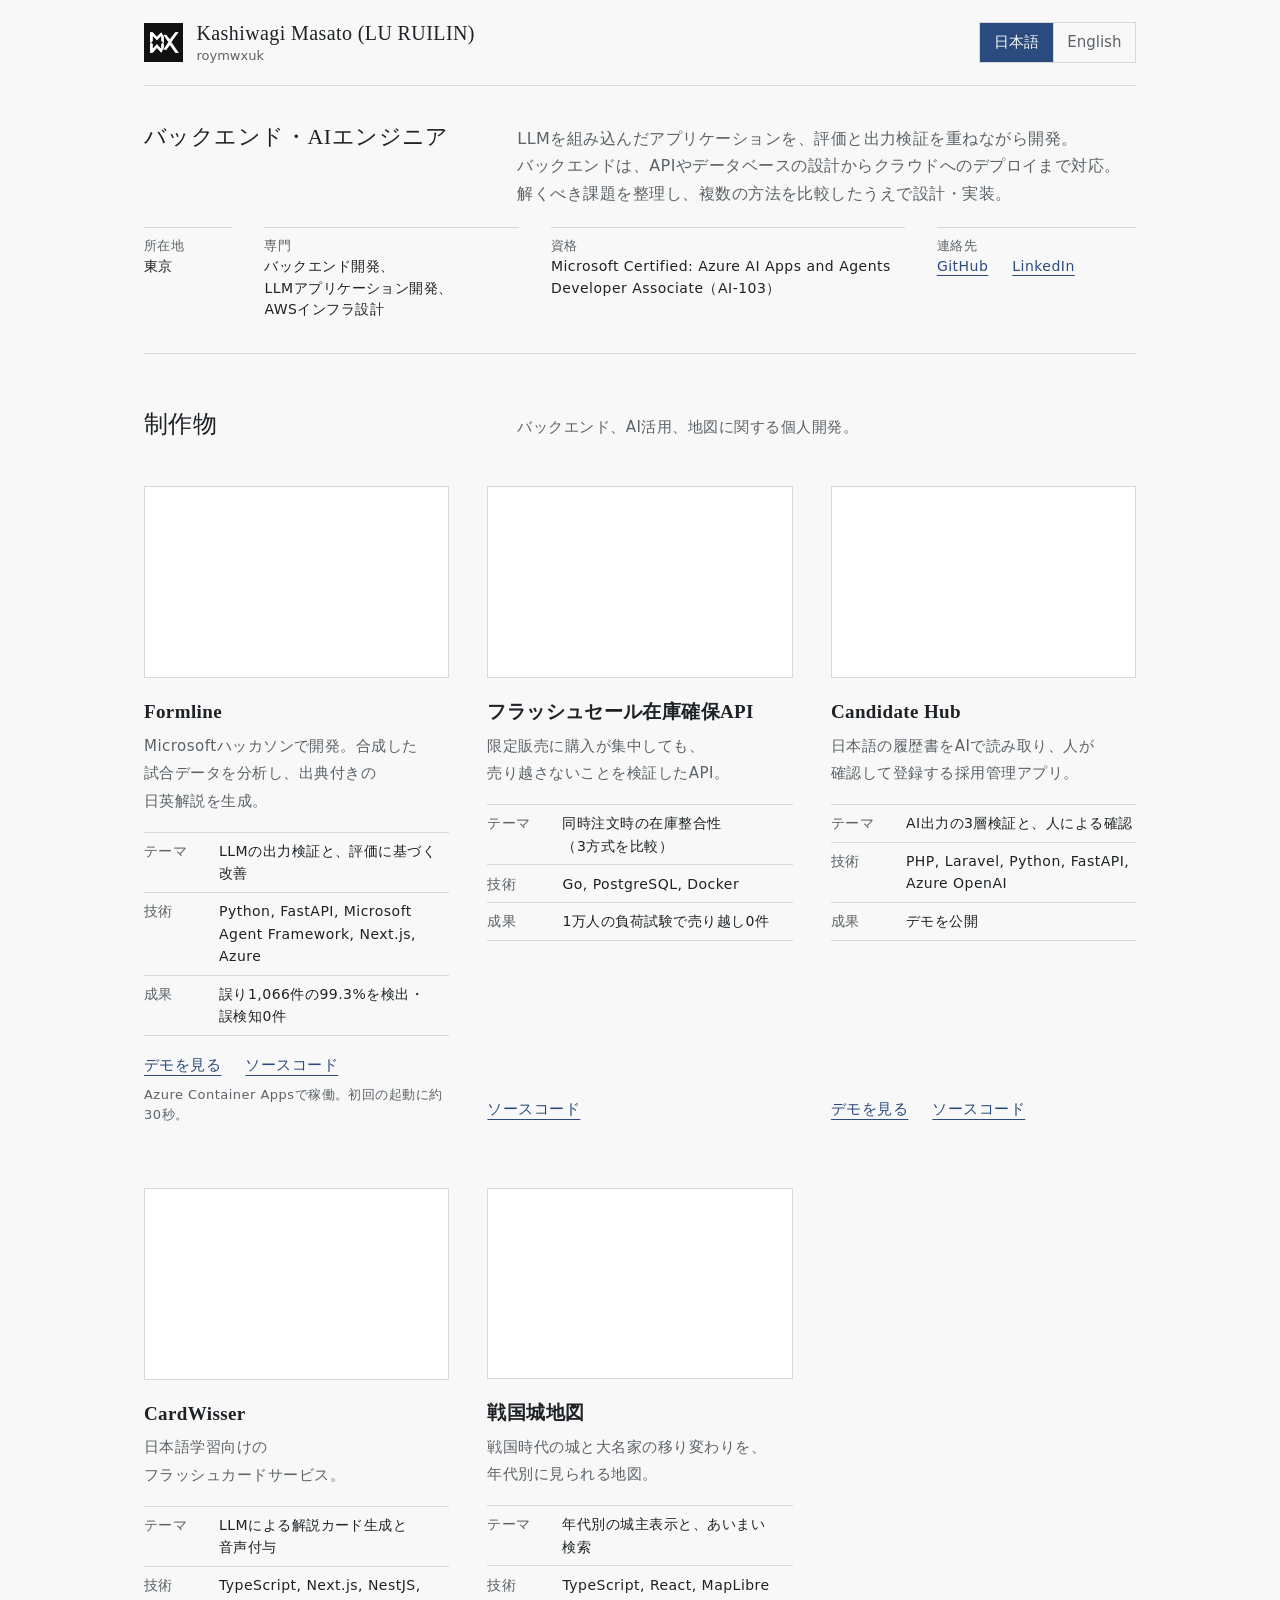
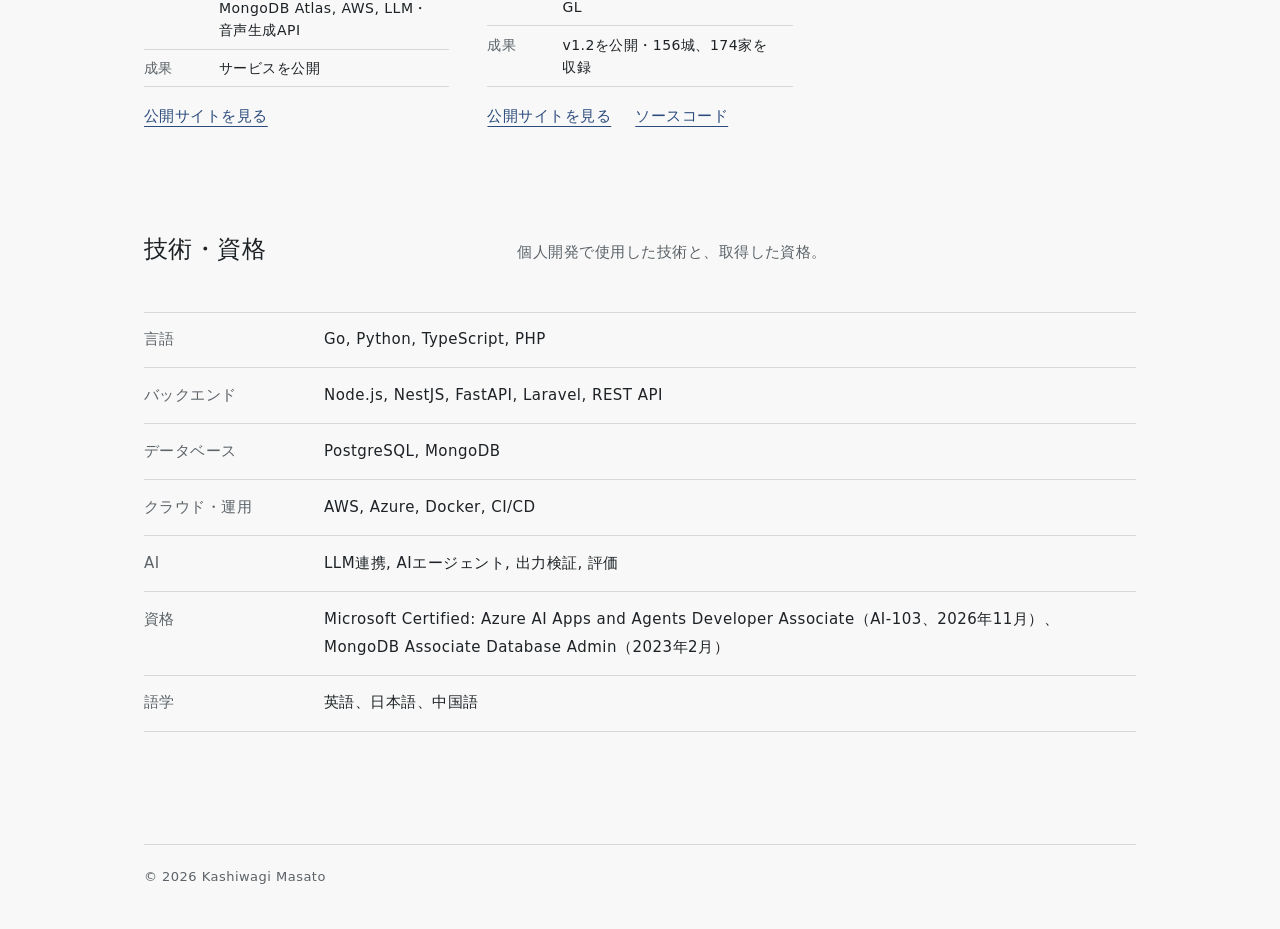
<file: index.htm>
<!DOCTYPE html>
<html lang="ja">
<head>
  <meta charset="utf-8">
  <meta name="viewport" content="width=device-width, initial-scale=1">
  <title>Kashiwagi Masato</title>
  <link rel="canonical" href="https://roymwxuk.uk/ja/index.htm">
  <link rel="icon" href="images/favicon.png" type="image/png" sizes="48x48">
  <meta http-equiv="refresh" content="0; url=ja/index.htm">
</head>
<body>
  <p><a href="ja/index.htm" lang="ja">日本語</a> / <a href="en/index.htm" lang="en">English</a></p>
</body>
</html>
</file>
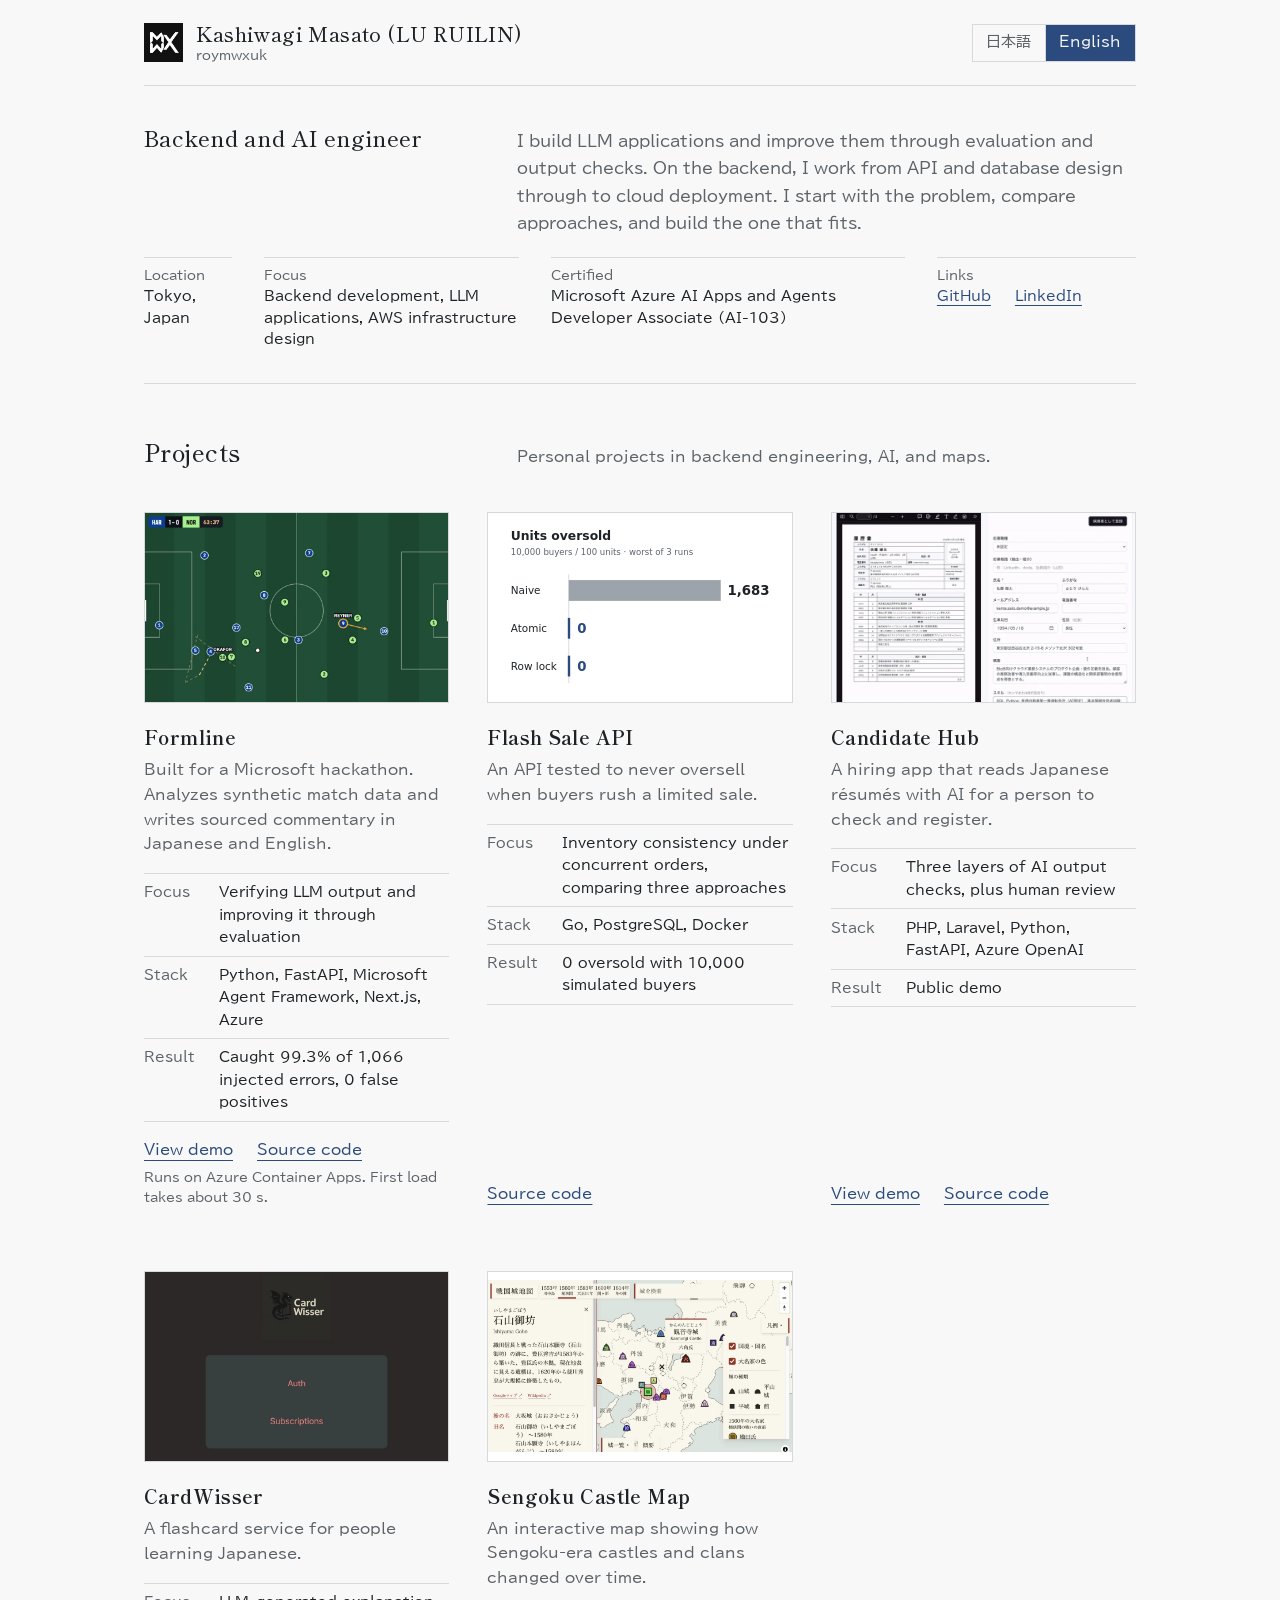
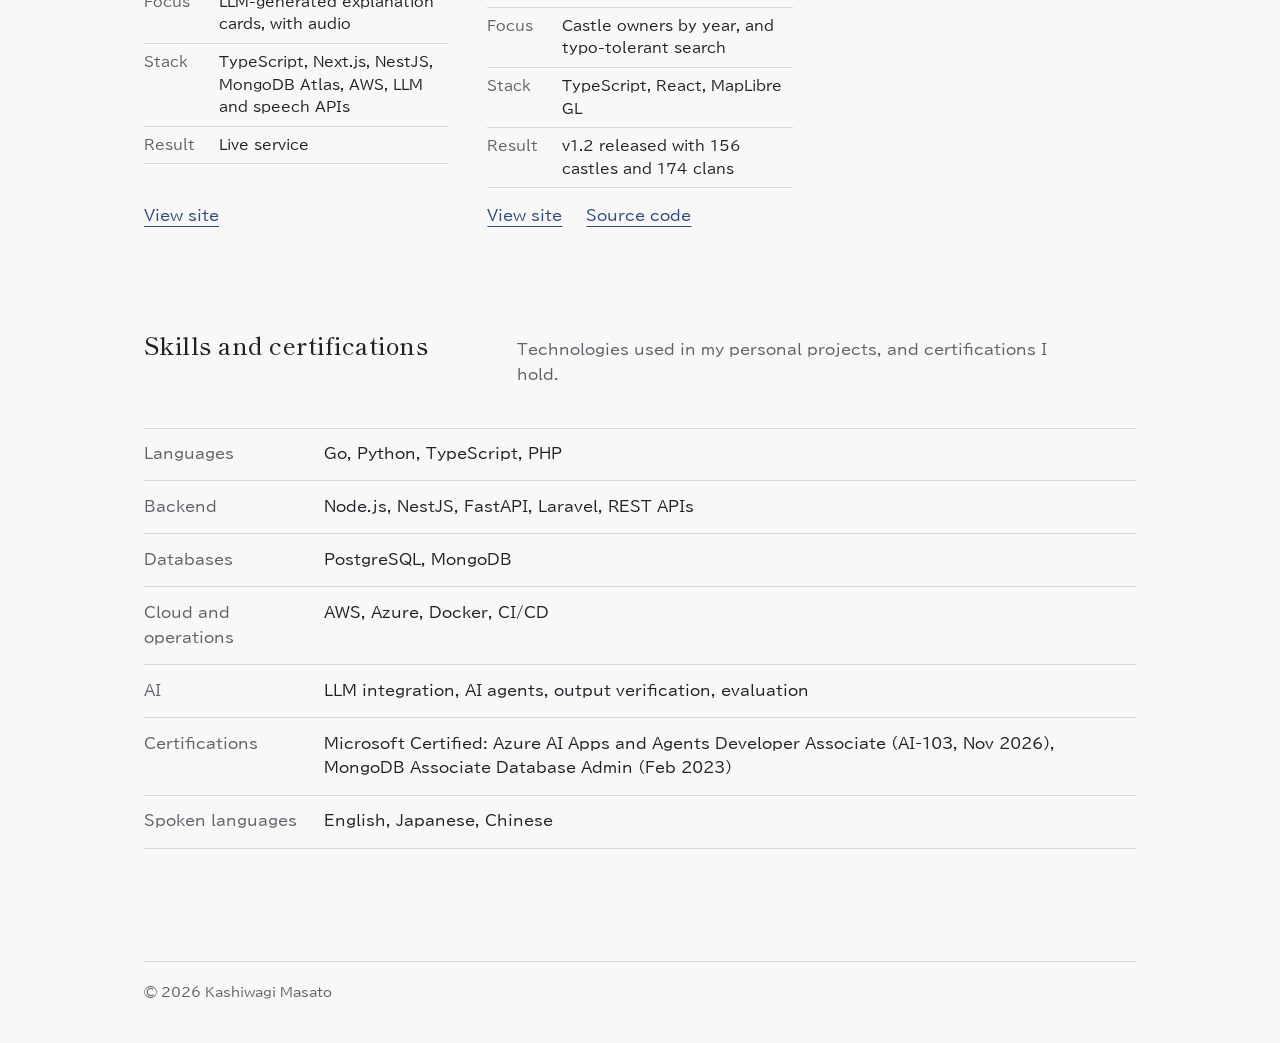
<file: en/index.htm>
<!DOCTYPE html>
<html lang="en">
<head>
  <meta charset="utf-8">
  <meta name="viewport" content="width=device-width, initial-scale=1">
  <title>Kashiwagi Masato | Backend and AI engineer</title>
  <meta name="description" content="I build LLM applications and improve them through evaluation and output checks. On the backend, I work from API and database design through to cloud deployment.">
  <link rel="canonical" href="https://roymwxuk.uk/en/index.htm">
  <link rel="alternate" hreflang="ja" href="https://roymwxuk.uk/ja/index.htm">
  <link rel="alternate" hreflang="en" href="https://roymwxuk.uk/en/index.htm">
  <link rel="icon" href="../images/favicon.png" type="image/png" sizes="48x48">
  <link rel="apple-touch-icon" href="../images/apple-touch-icon.png">
  <link rel="preconnect" href="https://fonts.googleapis.com">
  <link rel="preconnect" href="https://fonts.gstatic.com" crossorigin>
  <link rel="stylesheet" href="https://fonts.googleapis.com/css2?family=BIZ+UDPGothic:wght@400;700&family=Shippori+Mincho:wght@500;700&display=swap">
  <link rel="stylesheet" href="../style.css">
</head>
<body>
<a class="skip" href="#main">Skip to content</a>
<div class="wrap">
  <header class="top">
    <div class="brand">
      <img src="../images/logo-mwx.webp" alt="" width="39" height="39">
      <div>
        <h1 class="name"><span class="phrase">Kashiwagi Masato</span> <span class="phrase">(LU RUILIN)</span></h1>
        <p class="handle">roymwxuk</p>
      </div>
    </div>
    <nav class="lang" aria-label="Language / 言語">
      <a href="../ja/index.htm" lang="ja" hreflang="ja">日本語</a>
      <a href="../en/index.htm" lang="en" hreflang="en" aria-current="page">English</a>
    </nav>
  </header>

  <main id="main">
    <section class="intro" aria-label="Profile">
      <div class="intro-head">
        <p class="role">Backend and AI engineer</p>
        <p class="lead">I build LLM applications and improve them through evaluation and output checks. On the backend, I work from API and database design through to cloud deployment. I start with the problem, compare approaches, and build the one that fits.</p>
      </div>
      <dl class="profile">
        <div><dt>Location</dt><dd>Tokyo, Japan</dd></div>
        <div><dt>Focus</dt><dd>Backend development, LLM applications, AWS infrastructure design</dd></div>
        <div><dt>Certified</dt><dd>Microsoft Azure AI Apps and Agents Developer Associate (AI-103)</dd></div>
        <div><dt>Links</dt><dd><ul>
          <li><a href="https://github.com/roymwxuk">GitHub</a></li>
          <li><a href="https://www.linkedin.com/in/masato-kashiwagi/">LinkedIn</a></li>
        </ul></dd></div>
      </dl>
    </section>

    <section class="section" aria-labelledby="projects">
      <div class="section-head">
        <h2 id="projects">Projects</h2>
        <p>Personal projects in backend engineering, AI, and maps.</p>
      </div>
      <ul class="grid">
      <li class="work">
        <a class="shot" href="https://formline-web.bravestone-2a024c10.japaneast.azurecontainerapps.io" tabindex="-1" aria-hidden="true"><img src="../images/formline.webp" alt="" width="960" height="600" loading="lazy"></a>
        <h3><a href="https://formline-web.bravestone-2a024c10.japaneast.azurecontainerapps.io">Formline</a></h3>
        <p class="desc">Built for a Microsoft hackathon. Analyzes synthetic match data and writes sourced commentary in Japanese and English.</p>
        <dl class="spec">
          <div><dt>Focus</dt><dd>Verifying LLM output and improving it through evaluation</dd></div>
          <div><dt>Stack</dt><dd>Python, FastAPI, Microsoft Agent Framework, Next.js, Azure</dd></div>
          <div><dt>Result</dt><dd>Caught 99.3% of 1,066 injected errors, 0 false positives</dd></div>
        </dl>
        <p class="more"><a href="https://formline-web.bravestone-2a024c10.japaneast.azurecontainerapps.io" aria-label="Formline: View demo">View demo</a><a href="https://github.com/roymwxuk/mwx-hackathon-formline" aria-label="Formline: Source code">Source code</a></p>
        <p class="note">Runs on Azure Container Apps. First load takes about 30 s.</p>
      </li>
      <li class="work">
        <div class="shot"><img src="../images/flash-sale.svg" alt="Units oversold in load tests with 10,000 buyers and 100 units, worst of 3 runs: naive 1,683, atomic 0, row lock 0" width="640" height="400" loading="lazy"></div>
        <h3><a href="https://github.com/roymwxuk/mwx-go-flash-sale">Flash Sale API</a></h3>
        <p class="desc">An API tested to never oversell when buyers rush a limited sale.</p>
        <dl class="spec">
          <div><dt>Focus</dt><dd>Inventory consistency under concurrent orders, comparing three approaches</dd></div>
          <div><dt>Stack</dt><dd>Go, PostgreSQL, Docker</dd></div>
          <div><dt>Result</dt><dd>0 oversold with 10,000 simulated buyers</dd></div>
        </dl>
        <p class="more"><a href="https://github.com/roymwxuk/mwx-go-flash-sale" aria-label="Flash Sale API: Source code">Source code</a></p>
      </li>
      <li class="work">
        <a class="shot" href="https://candidate-hub.demo.roymwxuk.uk/" tabindex="-1" aria-hidden="true"><img src="../images/candidate-hub.webp" alt="" width="728" height="455" loading="lazy"></a>
        <h3><a href="https://candidate-hub.demo.roymwxuk.uk/">Candidate Hub</a></h3>
        <p class="desc">A hiring app that reads Japanese résumés with AI for a person to check and register.</p>
        <dl class="spec">
          <div><dt>Focus</dt><dd>Three layers of AI output checks, plus human review</dd></div>
          <div><dt>Stack</dt><dd>PHP, Laravel, Python, FastAPI, Azure OpenAI</dd></div>
          <div><dt>Result</dt><dd>Public demo</dd></div>
        </dl>
        <p class="more"><a href="https://candidate-hub.demo.roymwxuk.uk/" aria-label="Candidate Hub: View demo">View demo</a><a href="https://github.com/roymwxuk/mwx-laravel-candidate-hub" aria-label="Candidate Hub: Source code">Source code</a></p>
      </li>
      <li class="work">
        <a class="shot" href="https://cardwisser.roymwxuk.uk" tabindex="-1" aria-hidden="true"><img src="../images/cardwisser.webp" alt="" width="1000" height="625" loading="lazy"></a>
        <h3><a href="https://cardwisser.roymwxuk.uk">CardWisser</a></h3>
        <p class="desc">A flashcard service for people learning Japanese.</p>
        <dl class="spec">
          <div><dt>Focus</dt><dd>LLM-generated explanation cards, with audio</dd></div>
          <div><dt>Stack</dt><dd>TypeScript, Next.js, NestJS, MongoDB Atlas, AWS, LLM and speech APIs</dd></div>
          <div><dt>Result</dt><dd>Live service</dd></div>
        </dl>
        <p class="more"><a href="https://cardwisser.roymwxuk.uk" aria-label="CardWisser: View site">View site</a></p>
      </li>
      <li class="work">
        <a class="shot" href="https://roymwxuk.github.io/mwx-sengoku-app/" tabindex="-1" aria-hidden="true"><img src="../images/sengoku-castle-map.webp" alt="" width="1056" height="600" loading="lazy"></a>
        <h3><a href="https://roymwxuk.github.io/mwx-sengoku-app/">Sengoku Castle Map</a></h3>
        <p class="desc">An interactive map showing how Sengoku-era castles and clans changed over time.</p>
        <dl class="spec">
          <div><dt>Focus</dt><dd>Castle owners by year, and typo-tolerant search</dd></div>
          <div><dt>Stack</dt><dd>TypeScript, React, MapLibre GL</dd></div>
          <div><dt>Result</dt><dd>v1.2 released with 156 castles and 174 clans</dd></div>
        </dl>
        <p class="more"><a href="https://roymwxuk.github.io/mwx-sengoku-app/" aria-label="Sengoku Castle Map: View site">View site</a><a href="https://github.com/roymwxuk/mwx-sengoku-app" aria-label="Sengoku Castle Map: Source code">Source code</a></p>
      </li>
      <!-- Hidden for now: remove these comment markers to show SketchSeat again.
      <li class="work">
        <div class="shot"><img src="../images/sketchseat-concept.svg" alt="Concept drawing: AI turns a hand-drawn floor plan into a table layout with one table selected" width="640" height="400" loading="lazy"></div>
        <h3>SketchSeat</h3>
        <p class="desc">A planned app that uses AI to turn a hand-drawn restaurant floor plan into a layout with selectable tables.</p>
        <dl class="spec">
          <div><dt>Focus</dt><dd>AI image structuring with a Java backend</dd></div>
          <div><dt>Stack</dt><dd>Java, Spring Boot, PostgreSQL, TypeScript, LLM</dd></div>
          <div><dt>Plan</dt><dd>Image upload, AI conversion to a layout, table selection (in development)</dd></div>
        </dl>
      </li>
      -->
      </ul>
    </section>

    <section class="section" aria-labelledby="skills">
      <div class="section-head">
        <h2 id="skills">Skills and certifications</h2>
        <p>Technologies used in my personal projects, and certifications I hold.</p>
      </div>
      <table class="table">
        <tbody>
          <tr><th scope="row">Languages</th><td>Go, Python, TypeScript, PHP</td></tr>
          <tr><th scope="row">Backend</th><td>Node.js, NestJS, FastAPI, Laravel, REST APIs</td></tr>
          <tr><th scope="row">Databases</th><td>PostgreSQL, MongoDB</td></tr>
          <tr><th scope="row">Cloud and operations</th><td>AWS, Azure, Docker, CI/CD</td></tr>
          <tr><th scope="row">AI</th><td>LLM integration, AI agents, output verification, evaluation</td></tr>
          <tr><th scope="row">Certifications</th><td>Microsoft Certified: Azure AI Apps and Agents Developer Associate (AI-103, Nov 2026), MongoDB Associate Database Admin (Feb 2023)</td></tr>
          <tr><th scope="row">Spoken languages</th><td>English, Japanese, Chinese</td></tr>
        </tbody>
      </table>
    </section>
  </main>

  <footer>© 2026 Kashiwagi Masato</footer>
</div>
</body>
</html>
</file>
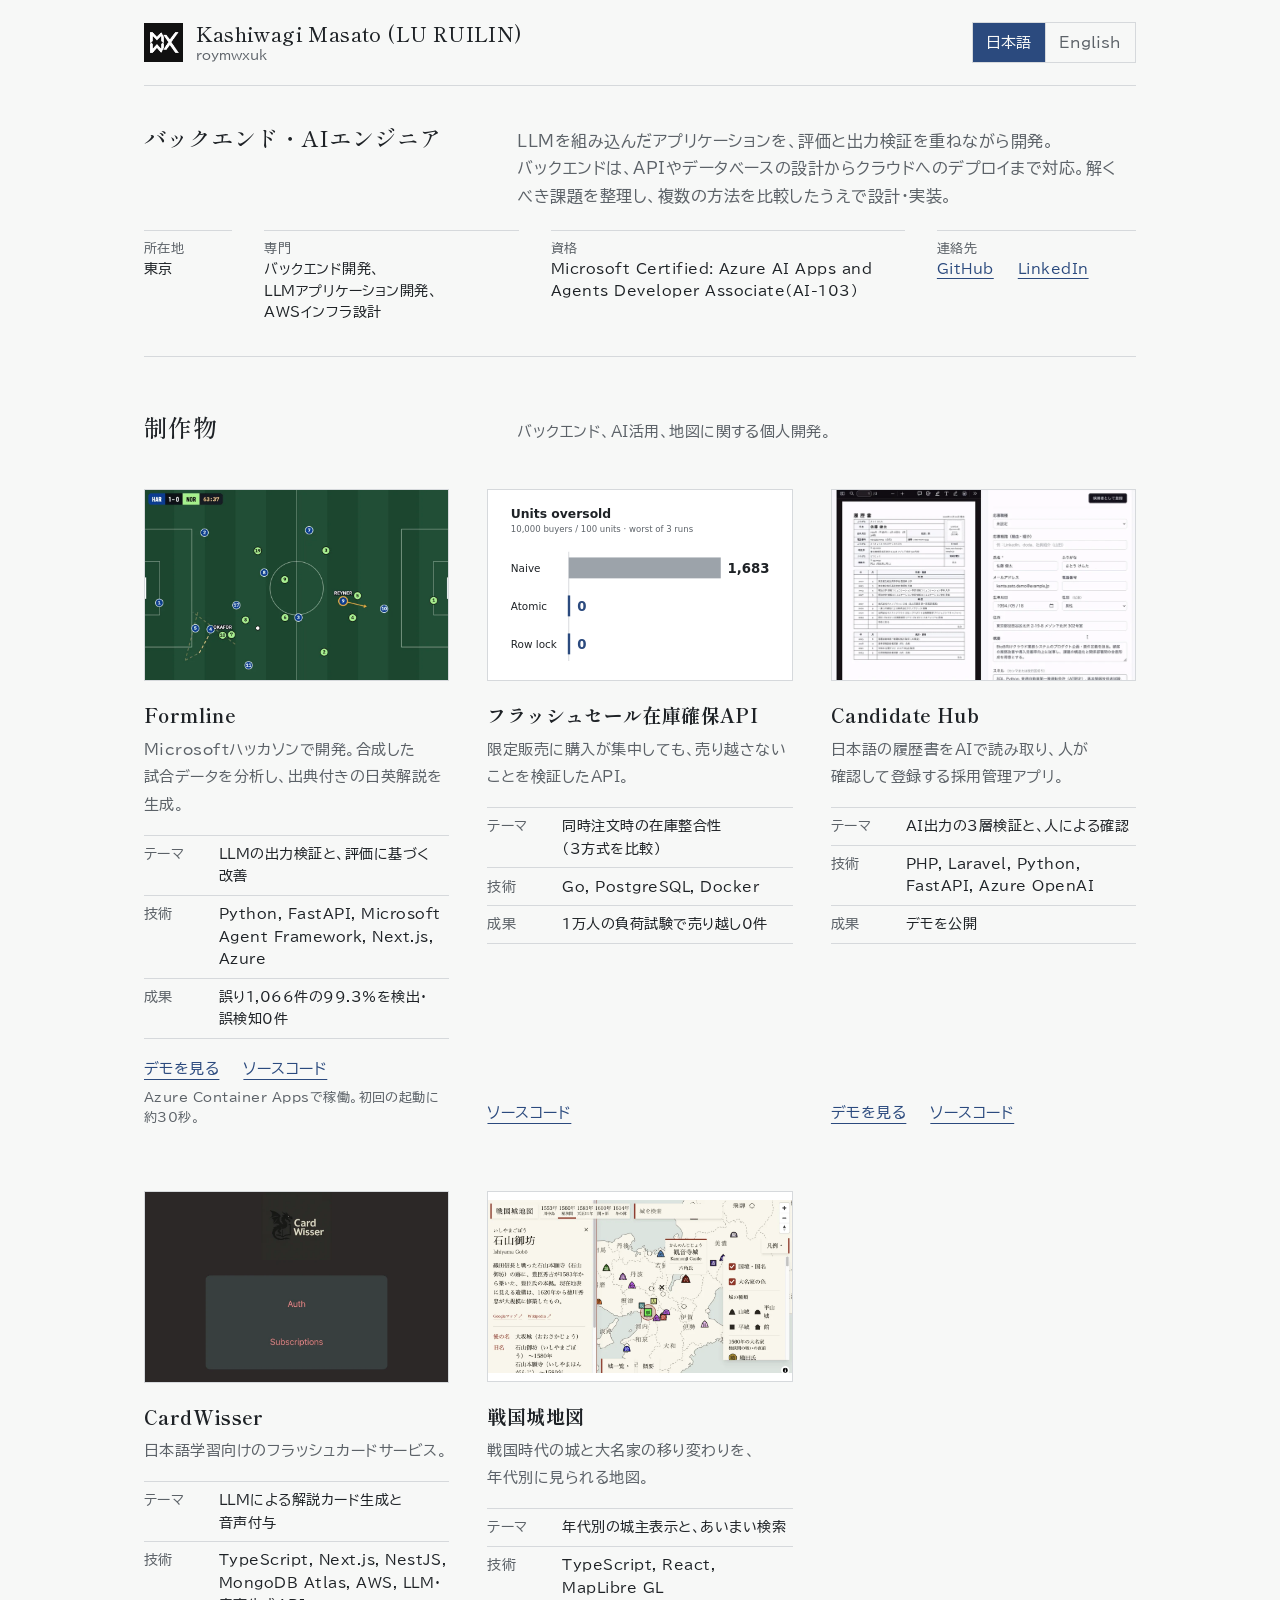
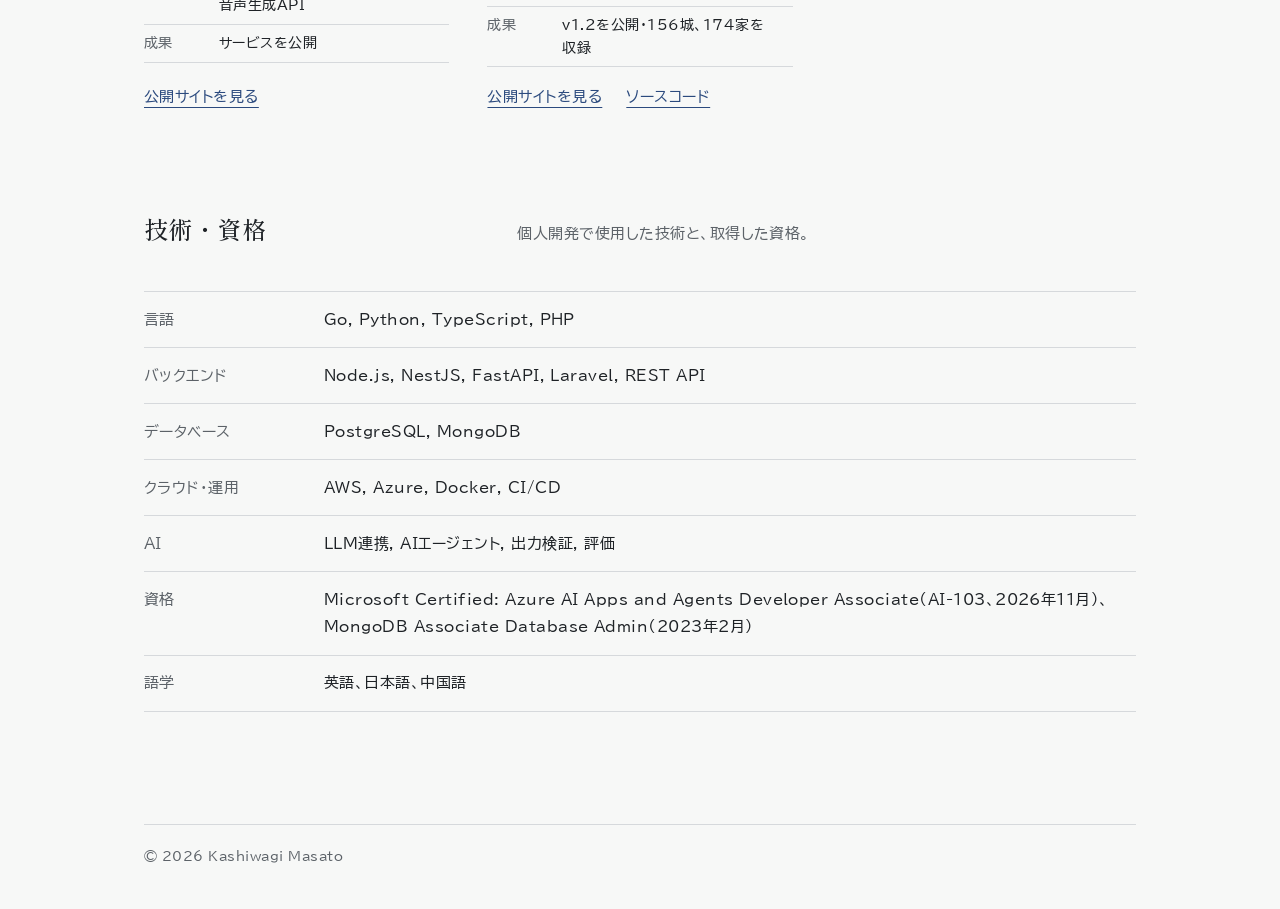
<file: ja/index.htm>
<!DOCTYPE html>
<html lang="ja">
<head>
  <meta charset="utf-8">
  <meta name="viewport" content="width=device-width, initial-scale=1">
  <title>Kashiwagi Masato | バックエンド・AIエンジニア</title>
  <meta name="description" content="LLMを組み込んだアプリケーションを、評価と出力検証を重ねながら開発。バックエンドは、APIやデータベースの設計からクラウドへのデプロイまで対応。">
  <link rel="canonical" href="https://roymwxuk.uk/ja/index.htm">
  <link rel="alternate" hreflang="ja" href="https://roymwxuk.uk/ja/index.htm">
  <link rel="alternate" hreflang="en" href="https://roymwxuk.uk/en/index.htm">
  <link rel="icon" href="../images/favicon.png" type="image/png" sizes="48x48">
  <link rel="apple-touch-icon" href="../images/apple-touch-icon.png">
  <link rel="preconnect" href="https://fonts.googleapis.com">
  <link rel="preconnect" href="https://fonts.gstatic.com" crossorigin>
  <link rel="stylesheet" href="https://fonts.googleapis.com/css2?family=BIZ+UDPGothic:wght@400;700&family=Shippori+Mincho:wght@500;700&display=swap">
  <link rel="stylesheet" href="../style.css">
</head>
<body>
<a class="skip" href="#main">本文へ移動</a>
<div class="wrap">
  <header class="top">
    <div class="brand">
      <img src="../images/logo-mwx.webp" alt="" width="39" height="39">
      <div>
        <h1 class="name"><span class="phrase">Kashiwagi Masato</span> <span class="phrase">(LU RUILIN)</span></h1>
        <p class="handle">roymwxuk</p>
      </div>
    </div>
    <nav class="lang" aria-label="Language / 言語">
      <a href="../ja/index.htm" lang="ja" hreflang="ja" aria-current="page">日本語</a>
      <a href="../en/index.htm" lang="en" hreflang="en">English</a>
    </nav>
  </header>

  <main id="main">
    <section class="intro" aria-label="プロフィール">
      <div class="intro-head">
        <p class="role"><span class="phrase">バックエンド・</span><span class="phrase">AIエンジニア</span></p>
        <p class="lead">LLMを組み込んだアプリケーションを、評価と出力検証を重ねながら開発。バックエンドは、APIやデータベースの設計からクラウドへの<span class="phrase">デプロイまで対応。</span>解くべき課題を整理し、複数の方法を比較したうえで<span class="phrase">設計・実装。</span></p>
      </div>
      <dl class="profile">
        <div><dt>所在地</dt><dd>東京</dd></div>
        <div><dt>専門</dt><dd><span class="phrase">バックエンド開発、</span><span class="phrase">LLMアプリケーション開発、</span><span class="phrase">AWSインフラ設計</span></dd></div>
        <div><dt>資格</dt><dd>Microsoft Certified: Azure AI Apps and Agents Developer Associate<span class="phrase">（AI-103）</span></dd></div>
        <div><dt>連絡先</dt><dd><ul>
          <li><a href="https://github.com/roymwxuk">GitHub</a></li>
          <li><a href="https://www.linkedin.com/in/masato-kashiwagi/">LinkedIn</a></li>
        </ul></dd></div>
      </dl>
    </section>

    <section class="section" aria-labelledby="projects">
      <div class="section-head">
        <h2 id="projects">制作物</h2>
        <p>バックエンド、AI活用、地図に関する個人開発。</p>
      </div>
      <ul class="grid">
      <li class="work">
        <a class="shot" href="https://formline-web.bravestone-2a024c10.japaneast.azurecontainerapps.io" tabindex="-1" aria-hidden="true"><img src="../images/formline.webp" alt="" width="960" height="600" loading="lazy"></a>
        <h3><a href="https://formline-web.bravestone-2a024c10.japaneast.azurecontainerapps.io">Formline</a></h3>
        <p class="desc">Microsoftハッカソンで開発。合成した試合データを分析し、出典付きの日英解説を生成。</p>
        <dl class="spec">
          <div><dt>テーマ</dt><dd>LLMの出力検証と、評価に基づく改善</dd></div>
          <div><dt>技術</dt><dd>Python, FastAPI, Microsoft Agent Framework, Next.js, Azure</dd></div>
          <div><dt>成果</dt><dd>誤り1,066件の99.3%を検出・誤検知0件</dd></div>
        </dl>
        <p class="more"><a href="https://formline-web.bravestone-2a024c10.japaneast.azurecontainerapps.io" aria-label="Formline：デモを見る">デモを見る</a><a href="https://github.com/roymwxuk/mwx-hackathon-formline" aria-label="Formline：ソースコード">ソースコード</a></p>
        <p class="note">Azure Container Appsで稼働。初回の起動に約30秒。</p>
      </li>
      <li class="work">
        <div class="shot"><img src="../images/flash-sale.svg" alt="負荷試験の売り越し数（購入者1万人・在庫100個、3回のうち最悪値）：Naive 1,683個、Atomic 0個、Row lock 0個" width="640" height="400" loading="lazy"></div>
        <h3><a href="https://github.com/roymwxuk/mwx-go-flash-sale">フラッシュセール在庫確保API</a></h3>
        <p class="desc">限定販売に購入が集中しても、売り越さないことを検証したAPI。</p>
        <dl class="spec">
          <div><dt>テーマ</dt><dd>同時注文時の在庫整合性<span class="phrase">（3方式を比較）</span></dd></div>
          <div><dt>技術</dt><dd>Go, PostgreSQL, Docker</dd></div>
          <div><dt>成果</dt><dd>1万人の負荷試験で売り越し0件</dd></div>
        </dl>
        <p class="more"><a href="https://github.com/roymwxuk/mwx-go-flash-sale" aria-label="フラッシュセール在庫確保API：ソースコード">ソースコード</a></p>
      </li>
      <li class="work">
        <a class="shot" href="https://candidate-hub.demo.roymwxuk.uk/" tabindex="-1" aria-hidden="true"><img src="../images/candidate-hub.webp" alt="" width="728" height="455" loading="lazy"></a>
        <h3><a href="https://candidate-hub.demo.roymwxuk.uk/">Candidate Hub</a></h3>
        <p class="desc">日本語の履歴書をAIで読み取り、人が確認して登録する採用管理アプリ。</p>
        <dl class="spec">
          <div><dt>テーマ</dt><dd>AI出力の3層検証と、人による確認</dd></div>
          <div><dt>技術</dt><dd>PHP, Laravel, Python, FastAPI, Azure OpenAI</dd></div>
          <div><dt>成果</dt><dd>デモを公開</dd></div>
        </dl>
        <p class="more"><a href="https://candidate-hub.demo.roymwxuk.uk/" aria-label="Candidate Hub：デモを見る">デモを見る</a><a href="https://github.com/roymwxuk/mwx-laravel-candidate-hub" aria-label="Candidate Hub：ソースコード">ソースコード</a></p>
      </li>
      <li class="work">
        <a class="shot" href="https://cardwisser.roymwxuk.uk" tabindex="-1" aria-hidden="true"><img src="../images/cardwisser.webp" alt="" width="1000" height="625" loading="lazy"></a>
        <h3><a href="https://cardwisser.roymwxuk.uk">CardWisser</a></h3>
        <p class="desc">日本語学習向けのフラッシュカードサービス。</p>
        <dl class="spec">
          <div><dt>テーマ</dt><dd>LLMによる解説カード生成と音声付与</dd></div>
          <div><dt>技術</dt><dd>TypeScript, Next.js, NestJS, MongoDB Atlas, AWS, LLM・音声生成API</dd></div>
          <div><dt>成果</dt><dd>サービスを公開</dd></div>
        </dl>
        <p class="more"><a href="https://cardwisser.roymwxuk.uk" aria-label="CardWisser：公開サイトを見る">公開サイトを見る</a></p>
      </li>
      <li class="work">
        <a class="shot" href="https://roymwxuk.github.io/mwx-sengoku-app/" tabindex="-1" aria-hidden="true"><img src="../images/sengoku-castle-map.webp" alt="" width="1056" height="600" loading="lazy"></a>
        <h3><a href="https://roymwxuk.github.io/mwx-sengoku-app/">戦国城地図</a></h3>
        <p class="desc">戦国時代の城と大名家の移り変わりを、年代別に見られる地図。</p>
        <dl class="spec">
          <div><dt>テーマ</dt><dd>年代別の城主表示と、あいまい検索</dd></div>
          <div><dt>技術</dt><dd>TypeScript, React, MapLibre GL</dd></div>
          <div><dt>成果</dt><dd>v1.2を公開・156城、174家を収録</dd></div>
        </dl>
        <p class="more"><a href="https://roymwxuk.github.io/mwx-sengoku-app/" aria-label="戦国城地図：公開サイトを見る">公開サイトを見る</a><a href="https://github.com/roymwxuk/mwx-sengoku-app" aria-label="戦国城地図：ソースコード">ソースコード</a></p>
      </li>
      <!-- Hidden for now: remove these comment markers to show SketchSeat again.
      <li class="work">
        <div class="shot"><img src="../images/sketchseat-concept.svg" alt="構想図：手描きの店内図をAIが座席図に変換し、テーブルを1つ選択した状態" width="640" height="400" loading="lazy"></div>
        <h3>SketchSeat</h3>
        <p class="desc">店内図の手描き画像をAIが構造化し、テーブルを選べる座席図に変換する計画。</p>
        <dl class="spec">
          <div><dt>テーマ</dt><dd>AIによる画像の構造化と、Javaバックエンド</dd></div>
          <div><dt>技術</dt><dd>Java, Spring Boot, PostgreSQL, TypeScript, LLM</dd></div>
          <div><dt>計画</dt><dd>画像のアップロード、AIによる座席図への変換、テーブルの選択（開発中）</dd></div>
        </dl>
      </li>
      -->
      </ul>
    </section>

    <section class="section" aria-labelledby="skills">
      <div class="section-head">
        <h2 id="skills">技術・資格</h2>
        <p>個人開発で使用した技術と、取得した資格。</p>
      </div>
      <table class="table">
        <tbody>
          <tr><th scope="row">言語</th><td>Go, Python, TypeScript, PHP</td></tr>
          <tr><th scope="row">バックエンド</th><td>Node.js, NestJS, FastAPI, Laravel, REST API</td></tr>
          <tr><th scope="row">データベース</th><td>PostgreSQL, MongoDB</td></tr>
          <tr><th scope="row">クラウド・運用</th><td>AWS, Azure, Docker, CI/CD</td></tr>
          <tr><th scope="row">AI</th><td>LLM連携, AIエージェント, 出力検証, 評価</td></tr>
          <tr><th scope="row">資格</th><td>Microsoft Certified: Azure AI Apps and Agents Developer Associate（AI-103、2026年11月）、MongoDB Associate Database Admin（2023年2月）</td></tr>
          <tr><th scope="row">語学</th><td>英語、日本語、中国語</td></tr>
        </tbody>
      </table>
    </section>
  </main>

  <footer>© 2026 Kashiwagi Masato</footer>
</div>
</body>
</html>
</file>
<file: style.css>
/* Design tokens and layout from docs/STYLE-quiet.md */
:root {
  --paper:  #F7F8F7;
  --ink:    #1E2226;
  --muted:  #5C6268;
  --hair:   #D6D9DC;
  --indigo: #2B4A7E;   /* links and active language */
  --serif: "Shippori Mincho", "Hiragino Mincho ProN", "Yu Mincho", serif;
  --sans:  "BIZ UDPGothic", "Hiragino Sans", "Yu Gothic", system-ui, sans-serif;
  --max: 68rem;
}
* { box-sizing: border-box; }
body { margin: 0; background: var(--paper); color: var(--ink); font: 400 1rem/1.65 var(--sans); overflow-wrap: break-word; }
:lang(ja) { word-break: auto-phrase; }
html:lang(ja) body { line-height: 1.85; letter-spacing: 0.03em; }
a { color: var(--indigo); text-decoration-thickness: 1px; text-underline-offset: 0.3em; }
a:hover { text-decoration-thickness: 2px; }
:focus-visible { outline: 2px solid var(--indigo); outline-offset: 4px; }
.wrap { max-width: var(--max); margin: 0 auto; padding: 0 clamp(1.25rem, 5vw, 3rem); }
h1, h2, h3 { font-family: var(--serif); margin: 0; letter-spacing: 0.02em; }
.phrase { display: inline-block; }
.skip { position: absolute; left: 1.25rem; top: -4rem; padding: 0.4rem 0.8rem; background: var(--paper); }
.skip:focus { top: 0.5rem; }

/* Header */
.top { display: flex; justify-content: space-between; align-items: center; gap: 0.5rem 1rem; padding: 1.25rem 0; border-bottom: 1px solid var(--hair); font-size: 0.9375rem; }
.brand { display: flex; align-items: center; gap: 0.85rem; min-width: 0; }
.brand img { flex: none; display: block; width: 2.43rem; height: 2.43rem; }
.top .name { font-size: clamp(1.0625rem, 0.9rem + 0.8vw, 1.25rem); font-weight: 500; line-height: 1.35; }
.handle { margin: 0; color: var(--muted); font-size: 0.8125rem; line-height: 1.4; letter-spacing: 0; }
.lang { display: flex; flex: none; border: 1px solid var(--hair); letter-spacing: 0; }
.lang a { padding: 0.35rem 0.85rem; color: var(--muted); text-decoration: none; }
.lang a + a { border-left: 1px solid var(--hair); }
.lang a:hover { text-decoration: underline; text-decoration-thickness: 1px; }
.lang a[aria-current="page"] { color: var(--paper); background: var(--indigo); }

@media (max-width: 600px) {
  .top { flex-direction: column-reverse; align-items: stretch; padding: 1rem 0; }
  .top .lang { align-self: flex-end; }
  .top .name { font-size: 1rem; }
  .top .name .phrase { white-space: nowrap; }
}

/* Intro */
.intro { padding: clamp(1.5rem, 3vw, 2.25rem) 0 clamp(1.5rem, 3vw, 2rem); border-bottom: 1px solid var(--hair); }
.intro-head { display: grid; grid-template-columns: minmax(0, 1fr) minmax(0, 2fr); gap: 0.5rem 4rem; align-items: baseline; margin-bottom: 1.25rem; }
.role { margin: 0; font: 500 1.375rem/1.4 var(--serif); }
.lead { margin: 0; color: var(--muted); max-width: 40em; line-height: 1.7; }
.profile { margin: 0; display: grid; grid-template-columns: minmax(0, 0.4fr) minmax(0, 1.15fr) minmax(0, 1.6fr) minmax(0, 0.9fr); gap: 0.75rem clamp(1.25rem, 2.5vw, 2rem); font-size: 0.875rem; line-height: 1.55; }
.profile div { padding-top: 0.5rem; border-top: 1px solid var(--hair); }
.profile dt { color: var(--muted); font-size: 0.8125rem; }
.profile dd { margin: 0; }
.profile ul { list-style: none; margin: 0; padding: 0; display: flex; flex-wrap: wrap; gap: 0 1.5rem; }
@media (max-width: 860px) { .profile { grid-template-columns: repeat(2, minmax(0, 1fr)); } }
@media (max-width: 960px) { .intro-head { grid-template-columns: minmax(0, 1fr); } }
@media (max-width: 600px) {
  .lang a { padding-inline: 0.6rem; }
  .profile { grid-template-columns: minmax(0, 1fr); gap: 0; }
  .profile div { display: grid; grid-template-columns: 6.5em minmax(0, 1fr); gap: 1rem; align-items: baseline; padding: 0.45rem 0; }
}

/* Sections */
.section { padding-top: clamp(3.5rem, 8vw, 6rem); }
.intro + .section { padding-top: clamp(2rem, 4vw, 3rem); }
.section-head { display: grid; grid-template-columns: minmax(0, 1fr) minmax(0, 2fr); gap: 1rem 4rem; align-items: baseline; margin-bottom: 2.5rem; }
.section-head h2 { font-size: 1.5rem; font-weight: 500; }
.section-head p { margin: 0; color: var(--muted); font-size: 0.9375rem; max-width: 36em; }
@media (max-width: 700px) { .section-head { grid-template-columns: minmax(0, 1fr); } }

/* Projects: 3 x 2 */
.grid { list-style: none; margin: 0; padding: 0; display: grid; grid-template-columns: repeat(3, minmax(0, 1fr)); gap: 4rem clamp(1.5rem, 3vw, 2.75rem); }
@media (max-width: 960px) { .grid { grid-template-columns: repeat(2, minmax(0, 1fr)); } }
@media (max-width: 600px) { .grid { grid-template-columns: minmax(0, 1fr); gap: 3.5rem; } }
.work { display: flex; flex-direction: column; }
.shot { display: grid; place-items: center; aspect-ratio: 16 / 10; border: 1px solid var(--hair); background: #fff; color: var(--muted); font-size: 0.8125rem; text-decoration: none; }
.shot img { display: block; width: 100%; height: 100%; object-fit: contain; }
.work h3 { font-size: 1.1875rem; font-weight: 700; line-height: 1.5; margin: 1.25rem 0 0.4rem; }
.work h3 a { color: var(--ink); text-decoration: none; }
.work h3 a:hover { text-decoration: underline; text-decoration-thickness: 1px; }
.desc { margin: 0 0 1rem; color: var(--muted); font-size: 0.9375rem; }
.spec { margin: 0 0 1rem; font-size: 0.875rem; line-height: 1.6; }
.spec div { display: grid; grid-template-columns: 4.5em minmax(0, 1fr); gap: 0.75rem; padding: 0.45rem 0; border-top: 1px solid var(--hair); }
.spec div:last-child { border-bottom: 1px solid var(--hair); }
.spec dt, .spec .todo { color: var(--muted); }
.spec dd { margin: 0; }
.more { align-self: flex-start; margin-block: auto 0; font-size: 0.9375rem; }
.note { margin: 0.35rem 0 0; color: var(--muted); font-size: 0.8125rem; line-height: 1.5; }
p.more { display: flex; flex-wrap: wrap; gap: 0.25rem 1.5rem; }

/* Skills */
.table { width: 100%; border-collapse: collapse; font-size: 0.9375rem; }
.table th, .table td { text-align: left; vertical-align: top; padding: 0.85rem 1rem 0.85rem 0; border-top: 1px solid var(--hair); }
.table tr:last-child > * { border-bottom: 1px solid var(--hair); }
.table th { font-weight: 400; color: var(--muted); width: 12em; }
@media (max-width: 600px) { .table th { width: 7.5em; } }

footer { margin: clamp(4rem, 9vw, 7rem) 0 2.5rem; padding-top: 1.25rem; border-top: 1px solid var(--hair); color: var(--muted); font-size: 0.8125rem; }
</file>
